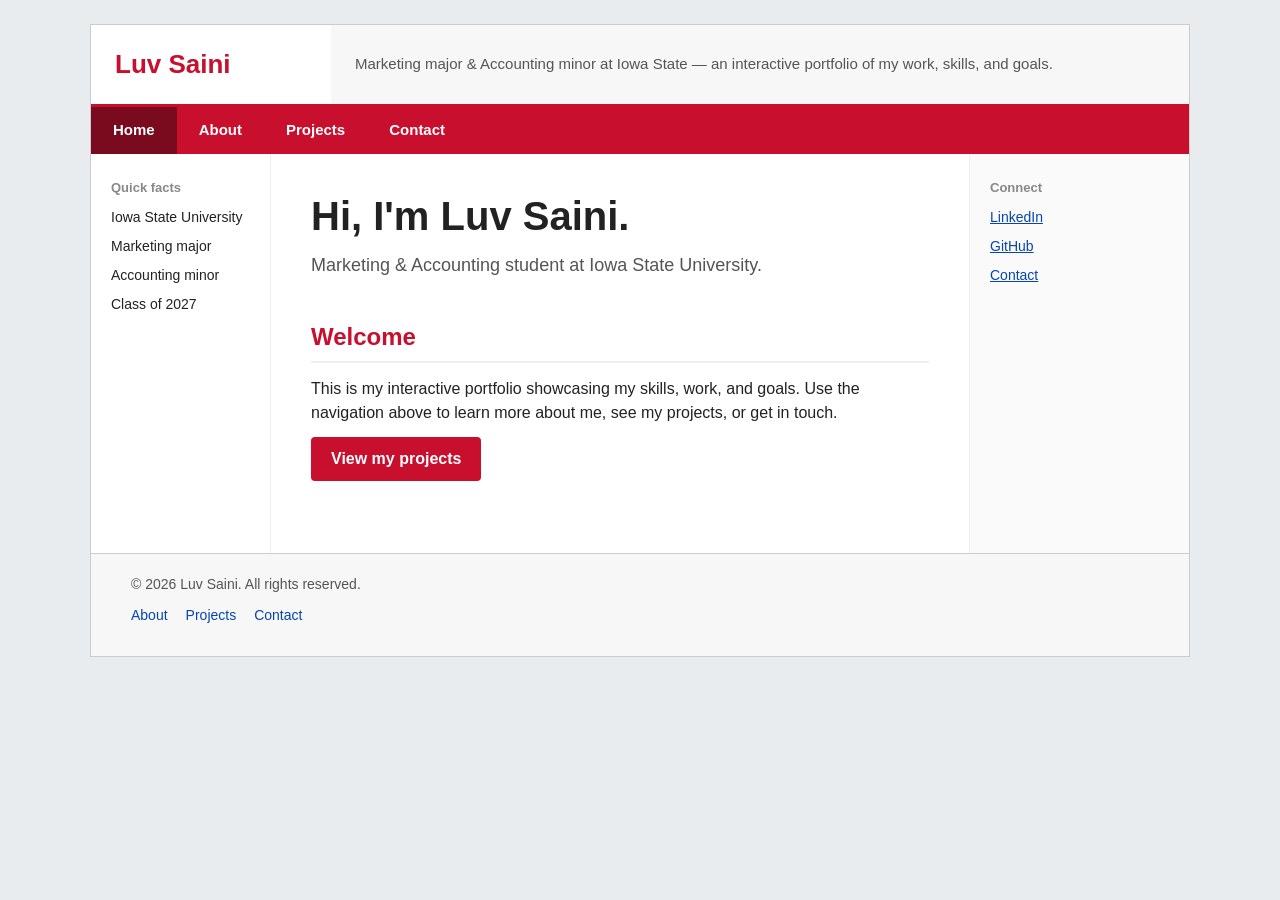
<file: index.html>
<!DOCTYPE html>
<html lang="en">
<head>
  <meta charset="UTF-8" />
  <meta name="viewport" content="width=device-width, initial-scale=1.0" />
  <title>Luv Saini — Home</title>
  <link rel="stylesheet" href="styles.css" />
</head>
<body>
  <div class="page">

    <header>
      <a href="index.html" class="logo">Luv Saini</a>
      <div class="tagline">
        Marketing major &amp; Accounting minor at Iowa State — an interactive portfolio of my work, skills, and goals.
      </div>
    </header>

    <nav class="primary">
      <ul>
        <li><a href="index.html" class="active">Home</a></li>
        <li><a href="about.html">About</a></li>
        <li><a href="portfolio.html">Projects</a></li>
        <li><a href="contact.html">Contact</a></li>
      </ul>
    </nav>

    <div class="main">
      <aside class="sidebar-left">
        <h3>Quick facts</h3>
        <ul>
          <li>Iowa State University</li>
          <li>Marketing major</li>
          <li>Accounting minor</li>
          <li>Class of 2027</li>
        </ul>
      </aside>

      <main class="content">
        <div class="hero">
          <h1>Hi, I'm Luv Saini.</h1>
          <p>Marketing &amp; Accounting student at Iowa State University.</p>
        </div>
        <section>
          <h2>Welcome</h2>
          <p>This is my interactive portfolio showcasing my skills, work, and goals.
             Use the navigation above to learn more about me, see my projects, or get in touch.</p>
          <p><a class="btn" href="portfolio.html">View my projects</a></p>
        </section>
      </main>

      <aside class="sidebar-right">
        <h3>Connect</h3>
        <ul>
          <li><a href="https://www.linkedin.com/in/luvsaini-/">LinkedIn</a></li>
          <li><a href="https://github.com/Luvsaini28">GitHub</a></li>
          <li><a href="contact.html">Contact</a></li>
        </ul>
      </aside>
    </div>

    <footer>
      <div>&copy; 2026 Luv Saini. All rights reserved.</div>
      <ul>
        <li><a href="about.html">About</a></li>
        <li><a href="portfolio.html">Projects</a></li>
        <li><a href="contact.html">Contact</a></li>
      </ul>
    </footer>

  </div>
</body>
</html>
</file>
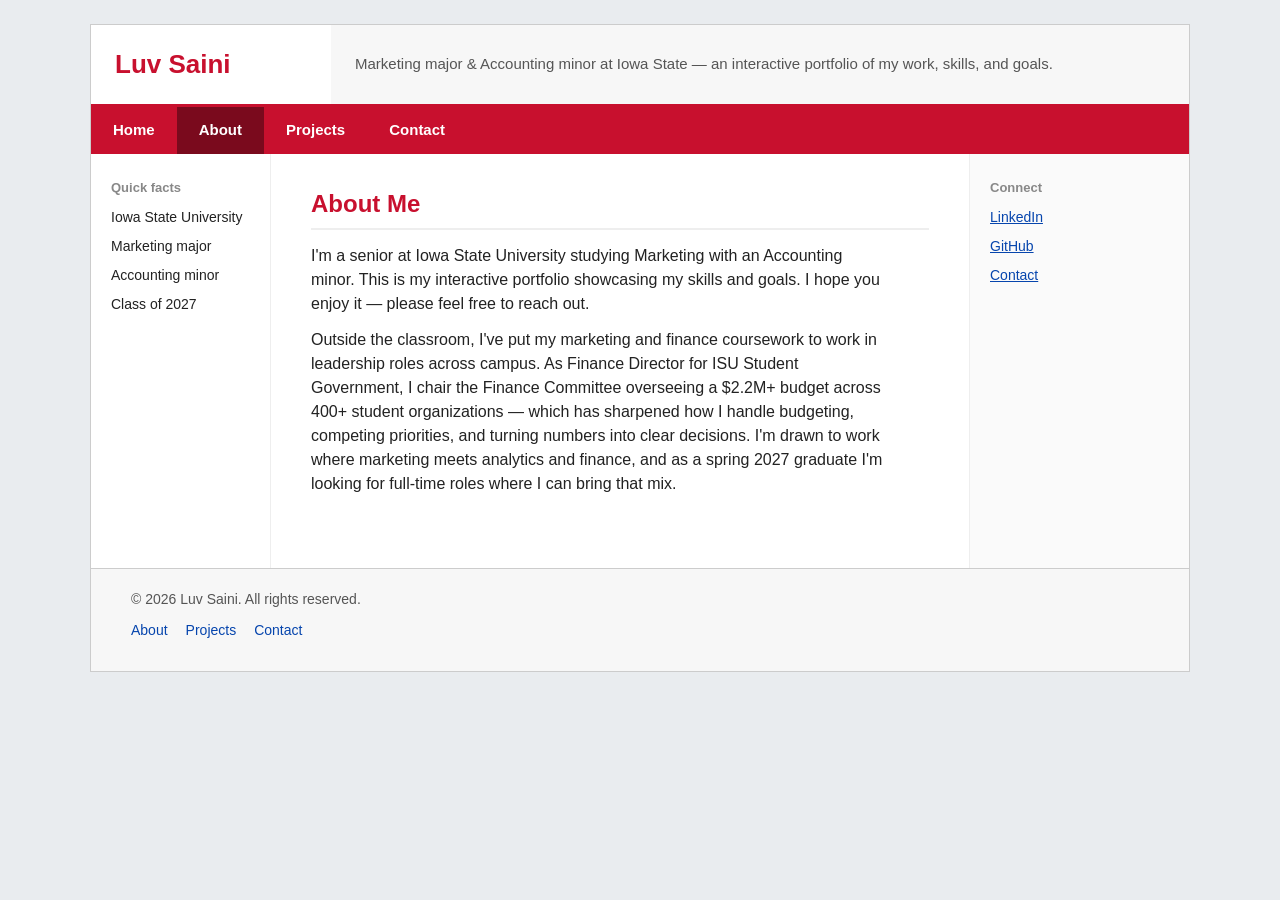
<file: about.html>
<!DOCTYPE html>
<html lang="en">
<head>
  <meta charset="UTF-8" />
  <meta name="viewport" content="width=device-width, initial-scale=1.0" />
  <title>Luv Saini — About</title>
  <link rel="stylesheet" href="styles.css" />
</head>
<body>
  <div class="page">

    <header>
      <a href="index.html" class="logo">Luv Saini</a>
      <div class="tagline">
        Marketing major &amp; Accounting minor at Iowa State — an interactive portfolio of my work, skills, and goals.
      </div>
    </header>

    <nav class="primary">
      <ul>
        <li><a href="index.html">Home</a></li>
        <li><a href="about.html" class="active">About</a></li>
        <li><a href="portfolio.html">Projects</a></li>
        <li><a href="contact.html">Contact</a></li>
      </ul>
    </nav>

    <div class="main">
      <aside class="sidebar-left">
        <h3>Quick facts</h3>
        <ul>
          <li>Iowa State University</li>
          <li>Marketing major</li>
          <li>Accounting minor</li>
          <li>Class of 2027</li>
        </ul>
      </aside>

      <main class="content">
        <section>
          <h2>About Me</h2>
          <p>I'm a senior at Iowa State University studying Marketing with an
             Accounting minor. This is my interactive portfolio showcasing my
             skills and goals. I hope you enjoy it — please feel free to reach out.</p>
          <p>Outside the classroom, I've put my marketing and finance coursework to work in leadership roles across campus. 
            As Finance Director for ISU Student Government, I chair the Finance Committee overseeing a $2.2M+ budget across 
            400+ student organizations — which has sharpened how I handle budgeting, competing priorities, and turning numbers 
            into clear decisions. I'm drawn to work where marketing meets analytics and finance, and as a spring 2027 graduate 
            I'm looking for full-time roles where I can bring that mix.</p>
        </section>
      </main>

      <aside class="sidebar-right">
        <h3>Connect</h3>
        <ul>
          <li><a href="https://www.linkedin.com/in/luvsaini-/">LinkedIn</a></li>
          <li><a href="https://github.com/Luvsaini28">GitHub</a></li>
          <li><a href="contact.html">Contact</a></li>
        </ul>
      </aside>
    </div>

    <footer>
      <div>&copy; 2026 Luv Saini. All rights reserved.</div>
      <ul>
        <li><a href="about.html">About</a></li>
        <li><a href="portfolio.html">Projects</a></li>
        <li><a href="contact.html">Contact</a></li>
      </ul>
    </footer>

  </div>
</body>
</html>
</file>
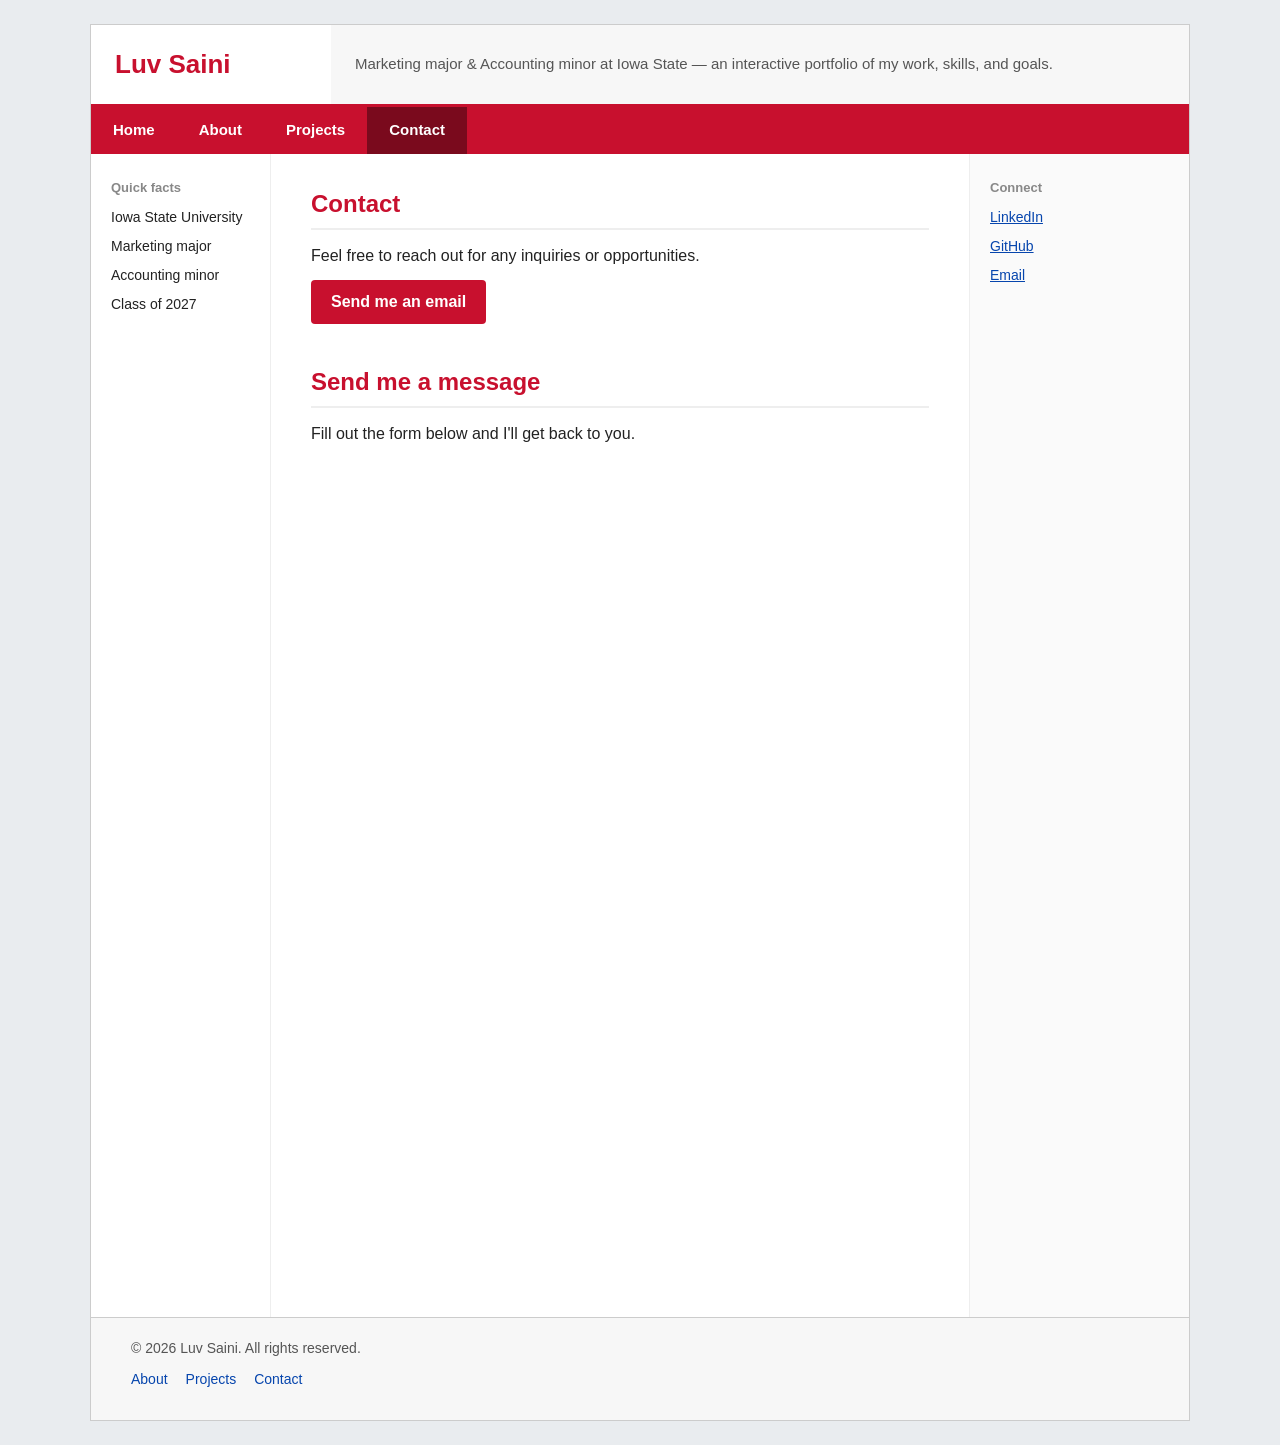
<file: contact.html>
<!DOCTYPE html>
<html lang="en">
<head>
  <meta charset="UTF-8" />
  <meta name="viewport" content="width=device-width, initial-scale=1.0" />
  <title>Luv Saini — Contact</title>
  <link rel="stylesheet" href="styles.css" />
</head>
<body>
  <div class="page">

    <header>
      <a href="index.html" class="logo">Luv Saini</a>
      <div class="tagline">
        Marketing major &amp; Accounting minor at Iowa State — an interactive portfolio of my work, skills, and goals.
      </div>
    </header>

    <nav class="primary">
      <ul>
        <li><a href="index.html">Home</a></li>
        <li><a href="about.html">About</a></li>
        <li><a href="portfolio.html">Projects</a></li>
        <li><a href="contact.html" class="active">Contact</a></li>
      </ul>
    </nav>

    <div class="main">
      <aside class="sidebar-left">
        <h3>Quick facts</h3>
        <ul>
          <li>Iowa State University</li>
          <li>Marketing major</li>
          <li>Accounting minor</li>
          <li>Class of 2027</li>
        </ul>
      </aside>

      <main class="content">
        <section>
          <h2>Contact</h2>
          <p>Feel free to reach out for any inquiries or opportunities.</p>
          <p><a class="btn" href="mailto:luvsaini@iastate.edu">Send me an email</a></p>
        </section>

        <section>
          <h2>Send me a message</h2>
          <p>Fill out the form below and I'll get back to you.</p>

          <!-- ===================================================
               GOOGLE FORM GOES HERE.
               Replace the entire <iframe> line below with the
               embed code you copy from Google Forms
               (Send > < > embed tab). Keep class="form-embed".
               =================================================== -->
          <iframe class="form-embed"
        src="https://docs.google.com/forms/d/e/1FAIpQLSfzTyoL0U3o3JcsYlKIMpnOzvWW3mllclTvz7gu1xm9iuanyQ/viewform?embedded=true"
        title="Contact form">
  Loading…
</iframe>
        </section>
      </main>

      <aside class="sidebar-right">
        <h3>Connect</h3>
        <ul>
          <li><a href="https://www.linkedin.com/in/luvsaini-/">LinkedIn</a></li>
          <li><a href="https://github.com/Luvsaini28">GitHub</a></li>
          <li><a href="mailto:luvsaini@iastate.edu">Email</a></li>
        </ul>
      </aside>
    </div>

    <footer>
      <div>&copy; 2026 Luv Saini. All rights reserved.</div>
      <ul>
        <li><a href="about.html">About</a></li>
        <li><a href="portfolio.html">Projects</a></li>
        <li><a href="contact.html">Contact</a></li>
      </ul>
    </footer>

  </div>
</body>
</html>
</file>
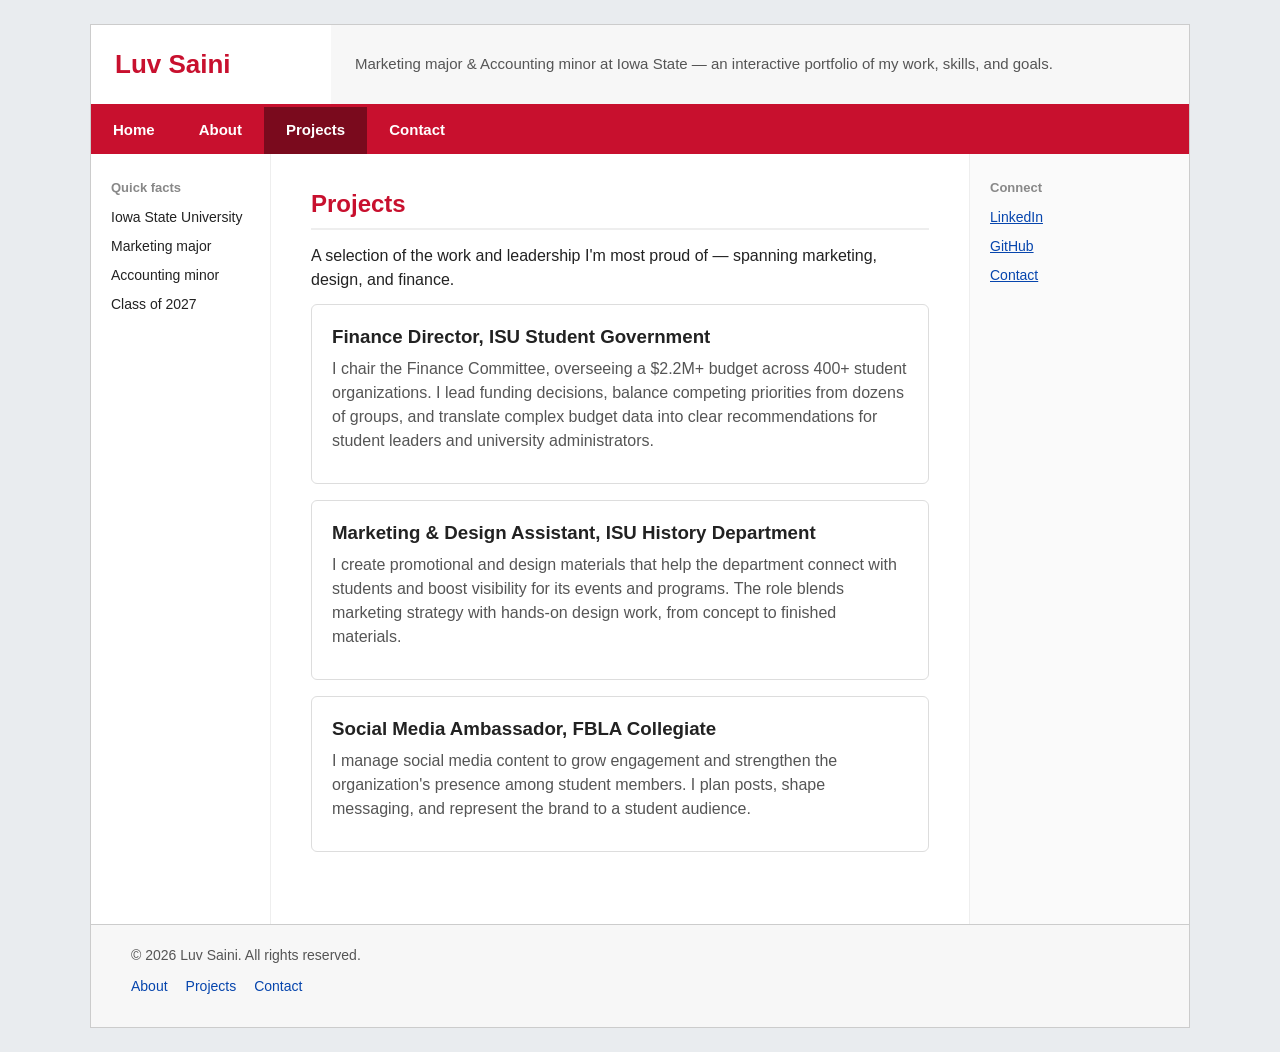
<file: portfolio.html>
<!DOCTYPE html>
<html lang="en">
<head>
  <meta charset="UTF-8" />
  <meta name="viewport" content="width=device-width, initial-scale=1.0" />
  <title>Luv Saini — Projects</title>
  <link rel="stylesheet" href="styles.css" />
</head>
<body>
  <div class="page">

    <header>
      <a href="index.html" class="logo">Luv Saini</a>
      <div class="tagline">
        Marketing major &amp; Accounting minor at Iowa State — an interactive portfolio of my work, skills, and goals.
      </div>
    </header>

    <nav class="primary">
      <ul>
        <li><a href="index.html">Home</a></li>
        <li><a href="about.html">About</a></li>
        <li><a href="portfolio.html" class="active">Projects</a></li>
        <li><a href="contact.html">Contact</a></li>
      </ul>
    </nav>

    <div class="main">
      <aside class="sidebar-left">
        <h3>Quick facts</h3>
        <ul>
          <li>Iowa State University</li>
          <li>Marketing major</li>
          <li>Accounting minor</li>
          <li>Class of 2027</li>
        </ul>
      </aside>

      <main class="content">
        <section>
          <h2>Projects</h2>
          <p>A selection of the work and leadership I'm most proud of — spanning marketing, design, and finance.</p>

          <div class="project">
            <h3>Finance Director, ISU Student Government</h3>
            <p>I chair the Finance Committee, overseeing a $2.2M+ budget across 400+ student organizations. I lead funding decisions, 
              balance competing priorities from dozens of groups, and translate complex budget data into clear recommendations 
              for student leaders and university administrators.</p>
          </div>
          <div class="project">
            <h3>Marketing & Design Assistant, ISU History Department</h3>
            <p>I create promotional and design materials that help the department connect with students and boost visibility for its events and programs. 
              The role blends marketing strategy with hands-on design work, from concept to finished materials.</p>
          </div>
          <div class="project">
            <h3>Social Media Ambassador, FBLA Collegiate</h3>
            <p>I manage social media content to grow engagement and strengthen the organization's presence among student members. 
              I plan posts, shape messaging, and represent the brand to a student audience.</p>
          </div>
        </section>
      </main>

      <aside class="sidebar-right">
        <h3>Connect</h3>
        <ul>
          <li><a href="https://www.linkedin.com/in/luvsaini-/">LinkedIn</a></li>
          <li><a href="https://github.com/Luvsaini28">GitHub</a></li>
          <li><a href="contact.html">Contact</a></li>
        </ul>
      </aside>
    </div>

    <footer>
      <div>&copy; 2026 Luv Saini. All rights reserved.</div>
      <ul>
        <li><a href="about.html">About</a></li>
        <li><a href="portfolio.html">Projects</a></li>
        <li><a href="contact.html">Contact</a></li>
      </ul>
    </footer>

  </div>
</body>
</html>
</file>
<file: styles.css>
/* =========================================================
   styles.css — one shared stylesheet linked by all 4 pages.
   Editing here updates every page at once (that's why the CSS
   is external now instead of pasted into each file).
   ========================================================= */

* { margin: 0; padding: 0; box-sizing: border-box; }

body {
  font-family: Arial, Helvetica, sans-serif;   /* sans-serif per lecture */
  color: #222;
  line-height: 1.5;
  background: #e9ecef;
}

a { color: #0645ad; }
a:visited { color: #663a82; }

.page {
  max-width: 1100px;
  margin: 24px auto;
  background: #fff;
  border: 1px solid #ccc;
}

/* ---- HEADER: logo (top-left, links home) + tagline ---- */
header {
  display: grid;
  grid-template-columns: 240px 1fr;
  border-bottom: 3px solid #C8102E;   /* ISU cardinal */
}
.logo {
  display: flex; align-items: center;
  padding: 20px 24px;
  font-size: 26px; font-weight: bold;
  color: #C8102E; text-decoration: none;
}
.logo:visited { color: #C8102E; }
.tagline {
  display: flex; align-items: center;
  padding: 20px 24px;
  background: #f7f7f7; color: #555; font-size: 15px;
}

/* ---- PRIMARY NAV (identical on every page) ---- */
nav.primary { background: #C8102E; }
nav.primary ul { list-style: none; display: flex; }
nav.primary a {
  display: block;
  padding: 12px 22px;
  color: #fff; text-decoration: none;
  font-weight: bold; font-size: 15px;
  transition: background 0.15s;
}
nav.primary a:visited { color: #fff; }
nav.primary a:hover { background: #a00d26; }        /* hover state (required) */
nav.primary a.active { background: #7a0a1d; }        /* marks current page */

/* ---- MAIN LAYOUT ---- */
.main {
  display: grid;
  grid-template-columns: 180px 1fr 220px;
}
.sidebar-left {
  padding: 24px 20px; border-right: 1px solid #eee; font-size: 14px;
}
.sidebar-left h3 { font-size: 13px; color: #888; margin-bottom: 10px; }
.sidebar-left ul { list-style: none; }
.sidebar-left li { margin-bottom: 8px; }

.content { padding: 32px 40px; }

.sidebar-right {
  padding: 24px 20px; border-left: 1px solid #eee;
  background: #fafafa; font-size: 14px;
}
.sidebar-right h3 { font-size: 13px; color: #888; margin-bottom: 10px; }
.sidebar-right ul { list-style: none; }
.sidebar-right li { margin-bottom: 8px; }

/* ---- CONTENT TYPE ---- */
.hero h1 { font-size: 40px; margin-bottom: 6px; }
.hero p  { font-size: 18px; color: #555; margin-bottom: 40px; }

section { margin-bottom: 40px; scroll-margin-top: 20px; }
section h2 {
  font-size: 24px; color: #C8102E;
  border-bottom: 2px solid #eee; padding-bottom: 6px; margin-bottom: 14px;
}
section p { max-width: 65ch; margin-bottom: 12px; }

/* ---- PROJECT CARDS (portfolio page) ---- */
.project {
  border: 1px solid #ddd; border-radius: 6px;
  padding: 18px 20px; margin-bottom: 16px;
}
.project h3 { margin-bottom: 6px; }
.project p { color: #555; }

/* ---- BUTTON + FORM ---- */
.btn {
  display: inline-block;
  background: #C8102E; color: #fff !important;
  padding: 10px 20px; border-radius: 4px;
  text-decoration: none; font-weight: bold;
  transition: background 0.15s;
}
.btn:hover { background: #a00d26; }
.form-embed {
  width: 100%; min-height: 780px; border: none;
}

/* ---- FOOTER ---- */
footer {
  border-top: 1px solid #ccc; background: #f7f7f7;
  padding: 20px 40px; font-size: 14px; color: #555;
}
footer ul { list-style: none; display: flex; gap: 18px; margin: 10px 0; flex-wrap: wrap; }
footer a { text-decoration: none; }

/* ---- RESPONSIVE (required: media query) ---- */
@media (max-width: 800px) {
  header { grid-template-columns: 1fr; }
  .main { grid-template-columns: 1fr; }
  nav.primary ul { flex-wrap: wrap; }
}
</file>
